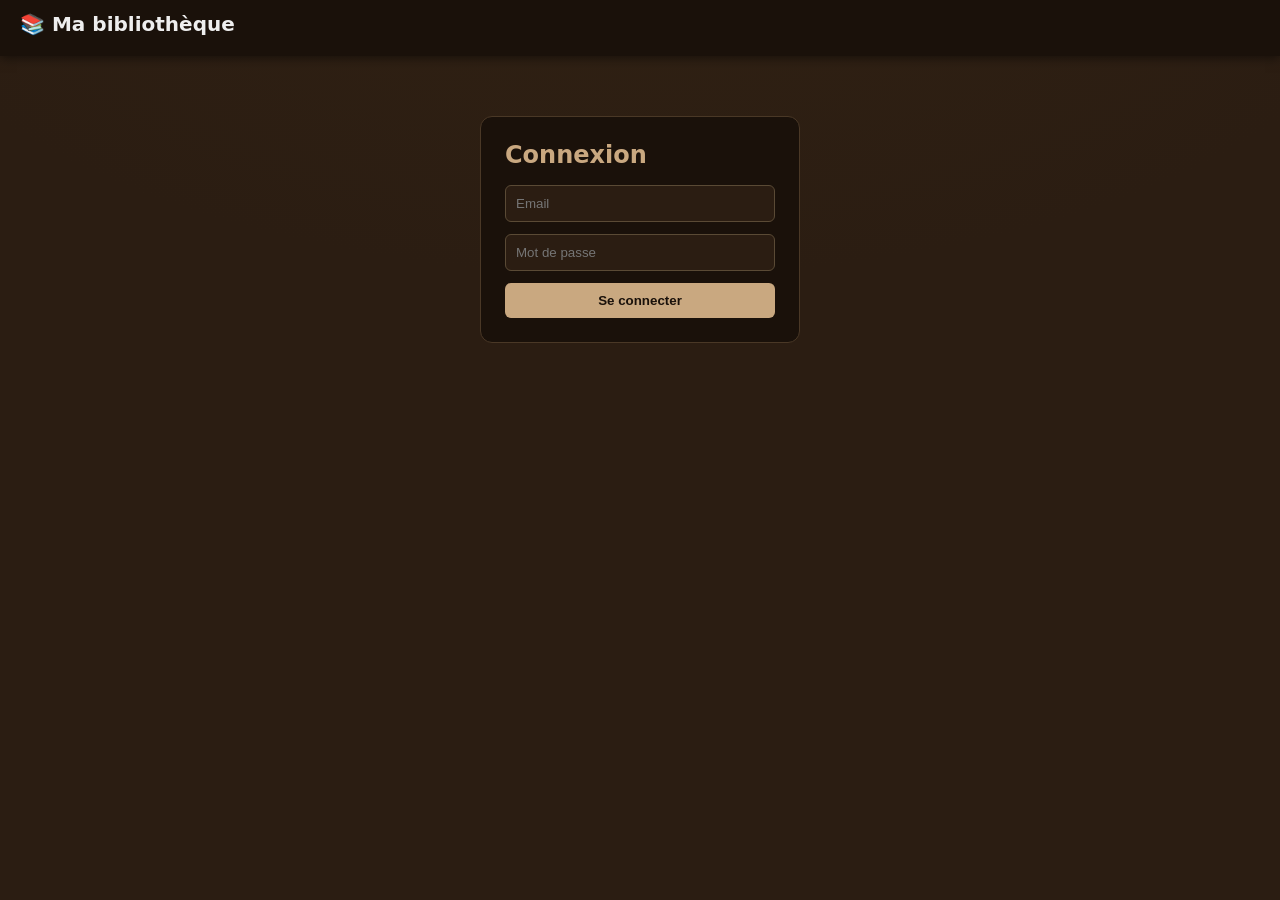
<file: web/index.html>
<!DOCTYPE html>
<html lang="fr">
<head>
  <meta charset="utf-8">
  <meta name="viewport" content="width=device-width, initial-scale=1">
  <meta name="referrer" content="no-referrer">
  <meta name="theme-color" content="#1a110a">
  <title>Ma bibliothèque</title>
  <link rel="manifest" href="./manifest.webmanifest">
  <link rel="stylesheet" href="./shelf.css">
</head>
<body>
  <header class="entete">
    <h1>📚 Ma bibliothèque</h1>
    <div class="controles" id="controles" hidden>
      <input id="recherche" type="search" placeholder="Rechercher titre, auteur, saga…">
      <div class="filtres">
        <button class="chip actif" data-statut="">Tous</button>
        <button class="chip" data-statut="non_lu">À lire</button>
        <button class="chip" data-statut="en_cours">En cours</button>
        <button class="chip" data-statut="lu">Lu</button>
      </div>
      <select id="regroupement" title="Grouper l'étagère par…">
        <option value="auteur">Par auteur</option>
        <option value="genre">Par genre</option>
        <option value="annee">Par année</option>
        <option value="note">Par note</option>
        <option value="statut">Par statut</option>
      </select>
      <button id="btn-ajouter">➕ Ajouter</button>
      <button id="btn-scan-pile" hidden>📷 Scanner une pile</button>
      <button id="btn-deconnexion">Déconnexion</button>
    </div>
  </header>

  <div id="bandeau-hors-ligne" class="bandeau-hors-ligne" hidden></div>

  <div id="barre-focus" class="barre-focus">
    <button id="btn-retour">← Retour</button>
    <span id="focus-nom"></span>
  </div>

  <main id="contenu">
    <form id="login" class="login">
      <h2>Connexion</h2>
      <input id="email" type="email" placeholder="Email" autocomplete="username" required>
      <input id="motdepasse" type="password" placeholder="Mot de passe" autocomplete="current-password" required>
      <button type="submit">Se connecter</button>
      <p id="login-erreur" class="login-erreur" hidden></p>
    </form>
    <div id="etagere" hidden></div>
  </main>

  <div id="modale-edition" class="modale cache">
    <form id="form-edition" class="form-edition">
      <header class="form-entete">
        <h2 id="form-titre-modale">Ajouter un livre</h2>
        <button type="button" id="btn-fermer-modale" class="btn-fermer" title="Fermer (Échap)">✕</button>
      </header>

      <div class="form-corps">
        <section class="bloc-isbn">
          <label for="f-isbn">ISBN <span class="indice">— scanne ou saisis pour pré-remplir</span></label>
          <div class="ligne-isbn">
            <input id="f-isbn" inputmode="numeric" autocomplete="off" placeholder="13 chiffres">
            <button type="button" id="btn-isbn" class="btn-isbn" title="Rechercher les infos du livre">🔍<span class="btn-texte"> Rechercher</span></button>
            <button type="button" id="btn-scan" class="btn-isbn" title="Scanner le code-barres" hidden>📷<span class="btn-texte"> Scanner</span></button>
          </div>
          <p id="isbn-statut" class="isbn-statut"></p>
        </section>

        <div class="champ">
          <label for="f-titre">Titre <span class="requis">*</span></label>
          <input id="f-titre" required autocomplete="off">
        </div>
        <div class="champ">
          <label for="f-auteur">Auteur <span class="requis">*</span></label>
          <input id="f-auteur" required autocomplete="off">
        </div>

        <div class="rangee-champs">
          <div class="champ">
            <label for="f-saga">Saga</label>
            <input id="f-saga" autocomplete="off">
          </div>
          <div class="champ petit">
            <label for="f-tome">Tome</label>
            <input id="f-tome" type="number" min="0" inputmode="numeric">
          </div>
        </div>

        <div class="rangee-champs">
          <div class="champ">
            <label for="f-statut">Statut de lecture</label>
            <select id="f-statut">
              <option value="non_lu">À lire</option>
              <option value="en_cours">En cours</option>
              <option value="lu">Lu</option>
            </select>
          </div>
          <div class="champ petit">
            <label for="f-annee">Année</label>
            <input id="f-annee" inputmode="numeric" autocomplete="off">
          </div>
        </div>

        <div class="rangee-champs">
          <div class="champ">
            <label for="f-genre">Genre</label>
            <select id="f-genre"><option value="">—</option></select><!-- options : GENRES (app.js) -->
          </div>
          <div class="champ petit">
            <label for="f-note">Note (0–5)</label>
            <input id="f-note" type="number" min="0" max="5" inputmode="numeric">
          </div>
        </div>

        <div class="champ cases">
          <label class="case"><input id="f-possede" type="checkbox"> Possédé</label>
          <label class="case"><input id="f-wishlist" type="checkbox"> Wishlist</label>
        </div>

        <div class="champ">
          <label for="f-commentaire">Commentaire</label>
          <textarea id="f-commentaire" rows="3" placeholder="Ton avis, une citation…"></textarea>
        </div>

        <p id="form-erreur" class="form-erreur" hidden></p>
      </div>

      <footer class="form-actions">
        <button type="button" id="btn-supprimer" class="btn-supprimer" hidden>🗑️ Supprimer</button>
        <span class="espace"></span>
        <button type="button" id="btn-annuler">Annuler</button>
        <button type="submit">Enregistrer</button>
      </footer>
    </form>
  </div>

  <div id="livre-ouvert" class="livre-ouvert cache"></div>

  <script src="./config.js"></script>
  <script src="./vendor/supabase.js"></script>
  <script src="./shelf.js"></script>
  <script src="./isbn.js"></script>
  <script type="module" src="./scan.js"></script>
  <script type="module" src="./app.js"></script>
</body>
</html>
</file>
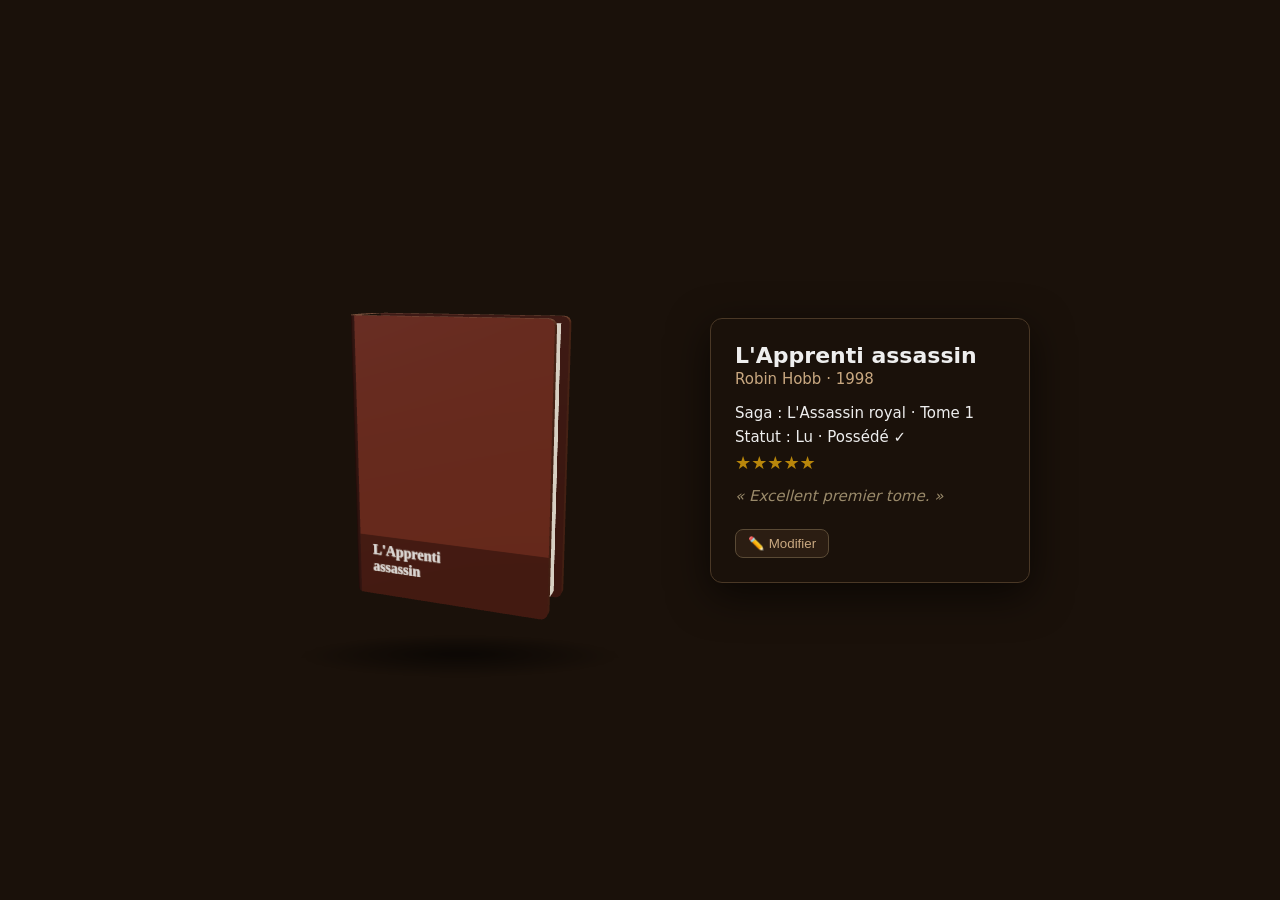
<file: web/dev_book3d.html>
<!DOCTYPE html>
<!-- Page d'essai du livre 3D (dev) : données factices, sans Supabase ni login.
     Usage : servir web/ puis ouvrir /dev_book3d.html (ou ?isbn=9780553573404 pour une vraie couverture). -->
<html lang="fr">
<head>
  <meta charset="utf-8">
  <title>Essai livre 3D</title>
  <link rel="stylesheet" href="./shelf.css">
  <style>body { margin: 0; } .livre-ouvert { background: #1a110a; }</style>
</head>
<body>
  <div id="livre-ouvert" class="livre-ouvert"></div>
  <script src="./config.js"></script><!-- SUPABASE_URL pour la fonction cover (F1) -->
  <script type="module">
    import { ouvrir } from './book3d.js';
    const overlay = document.getElementById('livre-ouvert');
    const zone = document.createElement('div');
    zone.className = 'zone-livre';
    overlay.appendChild(zone);
    // Carte d'infos factice (mêmes classes que shelf.js) pour tester la mise en page complète.
    const carte = document.createElement('div');
    carte.className = 'carte-infos';
    carte.innerHTML = '<h2>L\'Apprenti assassin</h2><p class="aut">Robin Hobb · 1998</p>'
      + '<p>Saga : L\'Assassin royal · Tome 1</p><p>Statut : Lu · Possédé ✓</p>'
      + '<p class="note">★★★★★</p><p class="com">« Excellent premier tome. »</p>'
      + '<button class="crayon">✏️ Modifier</button>';   // données factices locales (pas d'injection)
    overlay.appendChild(carte);
    // Sans ISBN : couverture générée (déterministe, pas de réseau). ?isbn=... pour tester la fonction cover.
    const isbn = new URLSearchParams(location.search).get('isbn') || '';
    ouvrir(zone, { titre: "L'Apprenti assassin", isbn, couleur: '#6e3b2c' });
  </script>
</body>
</html>
</file>
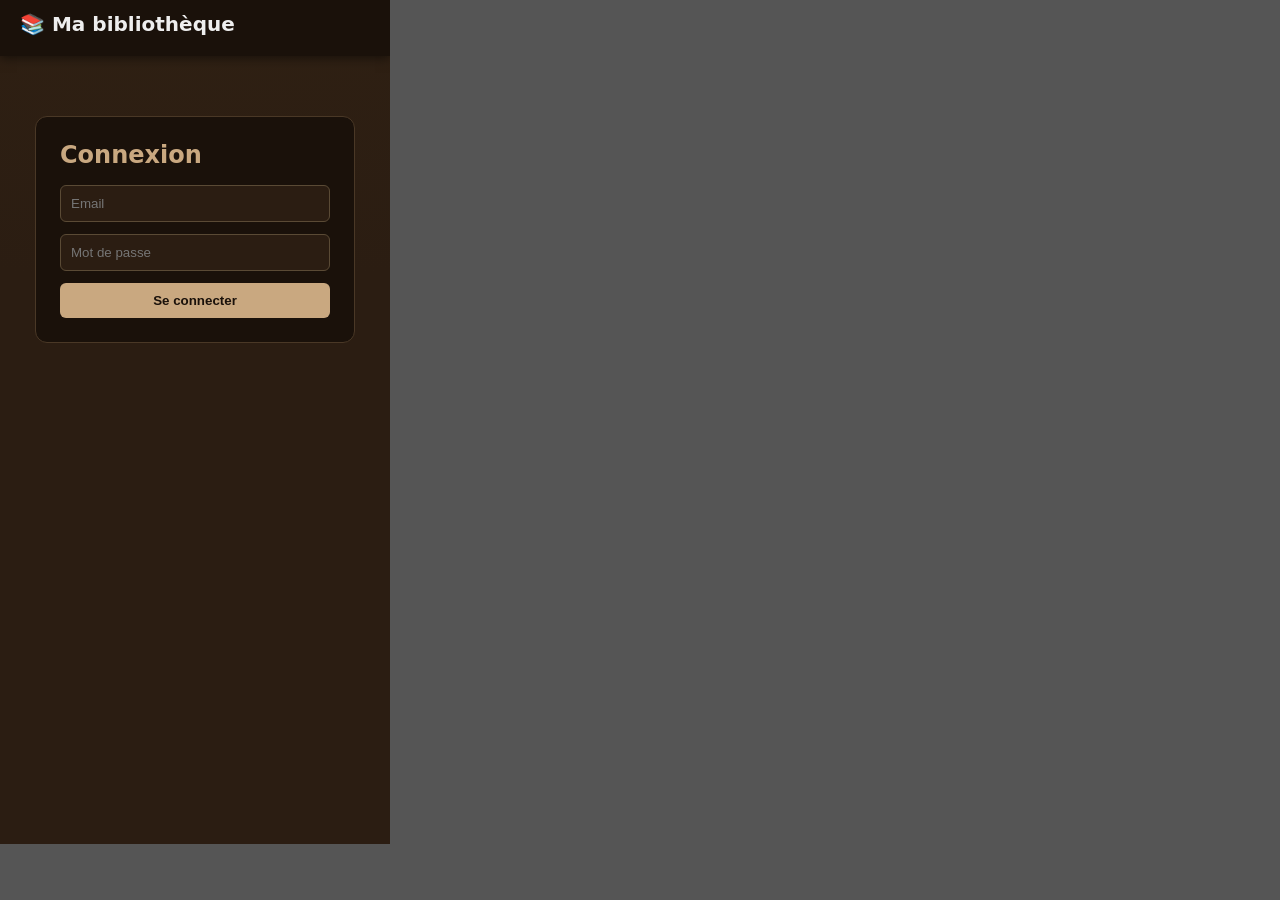
<file: web/dev_cadre.html>
<!DOCTYPE html>
<!-- Cadre d'essai générique (dev) : affiche une page locale dans une iframe de taille
     exacte — simulateur mobile fiable en headless (qui ignore --window-size étroit).
     Usage : dev_cadre.html?url=dev_book3d.html&w=390&h=844 -->
<html lang="fr">
<head>
  <meta charset="utf-8">
  <meta name="viewport" content="width=device-width, initial-scale=1">
  <title>Cadre d'essai</title>
  <style>html, body { margin: 0; background: #555; } iframe { border: 0; display: block; }</style>
</head>
<body>
  <iframe id="cadre"></iframe>
  <script>
    const p = new URLSearchParams(location.search);
    const url = p.get('url') || 'index.html';
    if (/^https?:|^\/\//.test(url)) throw new Error('pages locales uniquement');
    const c = document.getElementById('cadre');
    c.style.width = (p.get('w') || '390') + 'px';
    c.style.height = (p.get('h') || '844') + 'px';
    c.src = './' + url;
  </script>
</body>
</html>
</file>
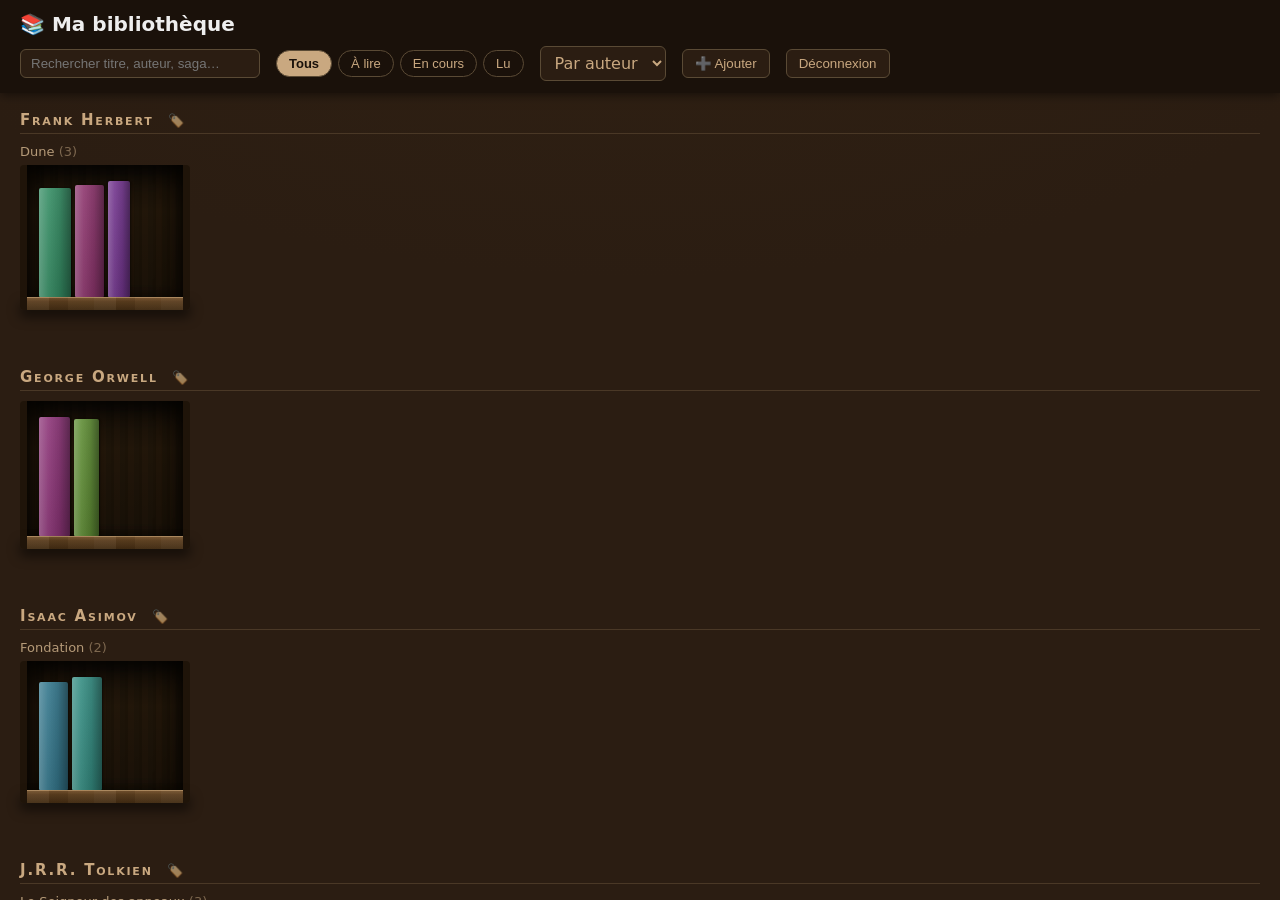
<file: web/dev_etagere.html>
<!DOCTYPE html>
<!-- Page d'essai de l'étagère (dev) : charge l'app en iframe, masque le login et
     construit l'étagère avec une fausse collection (sans Supabase).
     ?focus=1 simule la vue focalisée (niveau 1). Largeur mobile : via dev_cadre.html. -->
<html lang="fr">
<head>
  <meta charset="utf-8">
  <meta name="viewport" content="width=device-width, initial-scale=1">
  <title>Essai étagère</title>
  <style>html, body { margin: 0; height: 100%; } iframe { border: 0; width: 100%; height: 100%; }</style>
</head>
<body>
  <iframe id="cadre" src="./index.html"></iframe>
  <script>
    const FAUX = [];
    const ajouter = (titre, auteur, saga, tome) => FAUX.push({ id: FAUX.length + 1, titre, auteur, saga, tome, statut_lecture: 'lu', possede: true });
    ['L\'Apprenti assassin', 'L\'Assassin du roi', 'La Nef du crépuscule', 'Le Poison de la vengeance', 'La Voie magique', 'La Reine solitaire']
      .forEach((t, i) => ajouter(t, 'Robin Hobb', "L'Assassin royal", i + 1));
    ['Le Vaisseau magique', 'Le Navire aux esclaves', 'La Conquête de la liberté']
      .forEach((t, i) => ajouter(t, 'Robin Hobb', 'Les Aventuriers de la mer', i + 1));
    ['La Communauté de l\'anneau', 'Les Deux Tours', 'Le Retour du roi']
      .forEach((t, i) => ajouter(t, 'J.R.R. Tolkien', 'Le Seigneur des anneaux', i + 1));
    ajouter('Le Hobbit', 'J.R.R. Tolkien', null, null);
    ajouter('Le Silmarillion', 'J.R.R. Tolkien', null, null);
    ['Dune', 'Le Messie de Dune', 'Les Enfants de Dune'].forEach((t, i) => ajouter(t, 'Frank Herbert', 'Dune', i + 1));
    ajouter('Fondation', 'Isaac Asimov', 'Fondation', 1);
    ajouter('Fondation et Empire', 'Isaac Asimov', 'Fondation', 2);
    ajouter('1984', 'George Orwell', null, null);
    ajouter('La Ferme des animaux', 'George Orwell', null, null);

    // G1 : métadonnées par auteur (genre, années/notes plausibles) pour les regroupements.
    const META = {
      'Robin Hobb': ['Fantasy', 1995], 'J.R.R. Tolkien': ['Fantasy', 1954],
      'Frank Herbert': ['Science-fiction', 1965], 'Isaac Asimov': ['Science-fiction', 1951],
      'George Orwell': ['Classique', 1945],
    };
    FAUX.forEach((b, i) => {
      const m = META[b.auteur] || ['', null];
      b.genre = m[0];
      b.annee_publication = m[1] ? String(m[1] + (b.tome || 0)) : '';
      b.note = i % 4 === 0 ? null : (i % 5) + 1;
      b.statut_lecture = ['lu', 'en_cours', 'non_lu'][i % 3];
    });

    const params = new URLSearchParams(location.search);
    document.getElementById('cadre').addEventListener('load', (e) => {
      const w = e.target.contentWindow, d = e.target.contentDocument;
      setTimeout(() => {
        d.getElementById('login').hidden = true;
        d.getElementById('etagere').hidden = false;
        d.getElementById('controles').hidden = false;
        if (params.get('groupe')) d.getElementById('regroupement').value = params.get('groupe');
        w.construireEtagere(FAUX);
        if (params.get('focus')) w.basculerSaga(d.querySelector('.saga[data-saga="L\'Assassin royal"] .saga-nom'));
      }, 400);
    });
  </script>
</body>
</html>
</file>
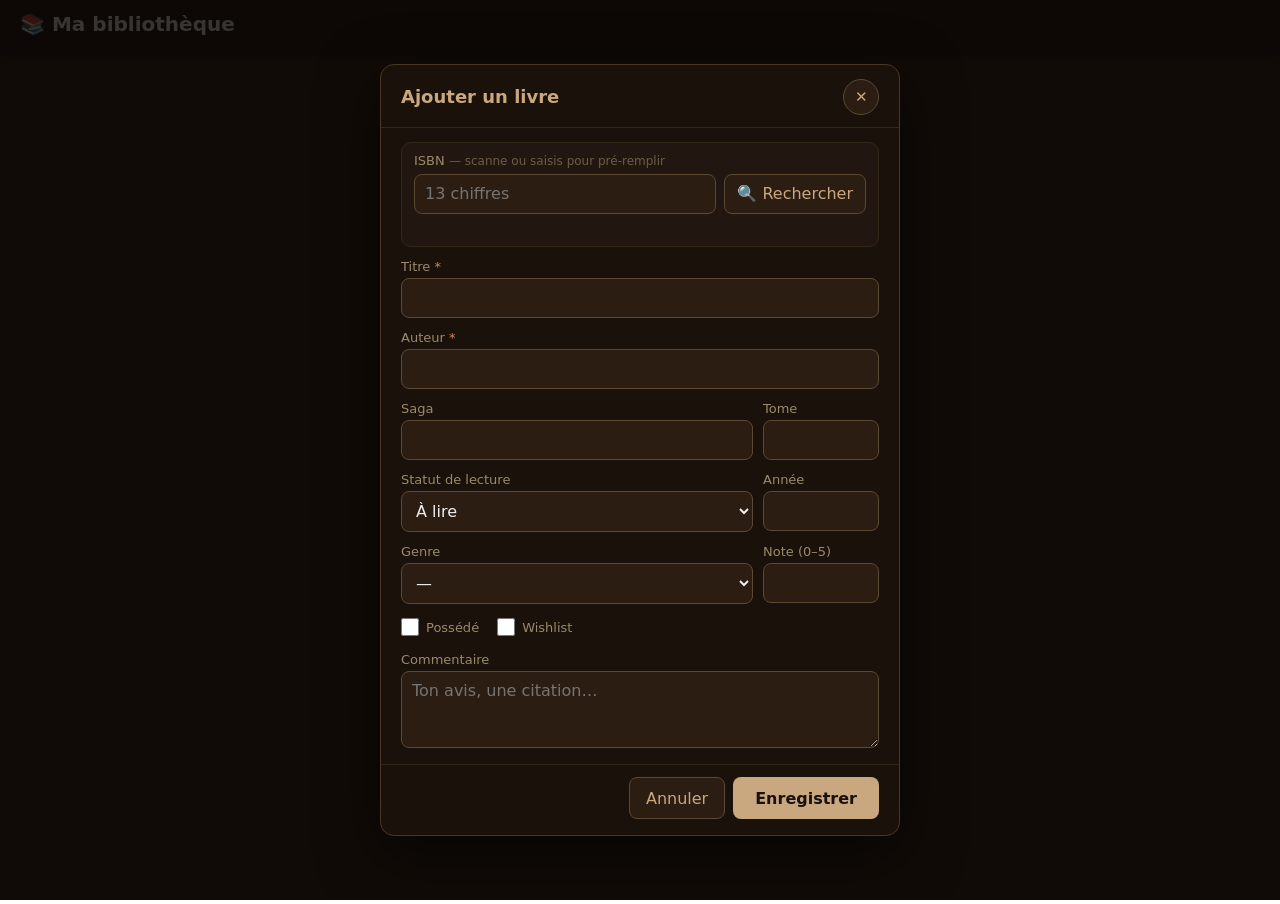
<file: web/dev_modale.html>
<!DOCTYPE html>
<!-- Page d'essai de la modale d'édition (dev) : charge l'app dans une iframe et force
     l'ouverture de la modale, sans login. ?scan=1 révèle le bouton 📷, ?edition=1 le mode
     modification (Supprimer visible, champs remplis). -->
<html lang="fr">
<head>
  <meta charset="utf-8">
  <meta name="viewport" content="width=device-width, initial-scale=1">
  <title>Essai modale</title>
  <style>html, body { margin: 0; height: 100%; } iframe { border: 0; width: 100%; height: 100%; }</style>
</head>
<body>
  <iframe id="cadre" src="./index.html"></iframe>
  <script>
    const params = new URLSearchParams(location.search);
    // ?w=390&h=844 : force la taille de l'iframe (simulateur mobile, fiable en headless).
    if (params.get('w')) {
      const c = document.getElementById('cadre');
      c.style.width = params.get('w') + 'px';
      c.style.height = (params.get('h') || '844') + 'px';
    }
    document.getElementById('cadre').addEventListener('load', (e) => {
      const d = e.target.contentDocument;
      setTimeout(() => {
        d.getElementById('modale-edition').classList.remove('cache');
        if (params.get('scan')) d.getElementById('btn-scan').hidden = false;
        if (params.get('edition')) {
          d.getElementById('form-titre-modale').textContent = 'Modifier le livre';
          d.getElementById('btn-supprimer').hidden = false;
          d.getElementById('f-titre').value = "L'Apprenti assassin";
          d.getElementById('f-auteur').value = 'Robin Hobb';
          d.getElementById('f-saga').value = "L'Assassin royal";
          d.getElementById('f-tome').value = '1';
          d.getElementById('f-isbn').value = '9782290424476';
          d.getElementById('f-annee').value = '1998';
          d.getElementById('f-note').value = '5';
          d.getElementById('f-possede').checked = true;
        }
      }, 300);
      // Debug visuel (?debug=1) : largeurs mesurées, lisibles dans une capture d'écran.
      if (params.get('debug')) setTimeout(() => {
        const f = d.querySelector('.form-edition').getBoundingClientRect();
        const div = document.createElement('div');
        div.style.cssText = 'position:fixed;top:0;left:0;z-index:99;background:#000;color:#0f0;font:bold 16px monospace;padding:4px;';
        div.textContent = `vp=${d.documentElement.clientWidth} form=${Math.round(f.width)} droite=${Math.round(f.right)}`;
        document.body.appendChild(div);
      }, 600);
    });
  </script>
</body>
</html>
</file>
<file: web/shelf.css>
:root {
  --bois: #3a2817;
  --bois-fonce: #2b1d12;
  --texte-tranche: #f0e6d2;
}
* { box-sizing: border-box; }
body {
  margin: 0; font-family: system-ui, "Segoe UI", sans-serif; color: #eee;
  background: radial-gradient(1100px 500px at 50% -8%, #38271565, transparent 70%), var(--bois-fonce);
  background-attachment: fixed;
}
.entete { position: sticky; top: 0; z-index: 10; background: #1a110a; padding: 12px 20px; box-shadow: 0 2px 10px rgba(0,0,0,.5); }
.entete h1 { margin: 0 0 8px; font-size: 20px; }
.entete nav a { color: #c9a880; text-decoration: none; margin-right: 16px; font-weight: 600; }
.entete nav a:hover { color: #fff; }
.controles { display: flex; gap: 16px; align-items: center; margin-top: 10px; flex-wrap: wrap; }
#recherche { padding: 6px 10px; border-radius: 6px; border: 1px solid #5a4a35; background: #2b1d12; color: #eee; min-width: 240px; }
#regroupement { padding: 6px 10px; border-radius: 6px; border: 1px solid #5a4a35; background: #2b1d12; color: #c9a880; font: inherit; cursor: pointer; }
.filtres { display: flex; gap: 6px; }
.chip { padding: 5px 12px; border-radius: 14px; border: 1px solid #5a4a35; background: transparent; color: #c9a880; cursor: pointer; font-size: 13px; }
.chip.actif { background: #c9a880; color: #1a110a; font-weight: 600; }

/* ---------- Niveau 0 : étagère réaliste (E2) — casier bois + tranches variées ---------- */
.auteur { padding: 18px 20px; }
.auteur-nom {
  color: #c9a880; font-size: 15px; font-variant: small-caps; letter-spacing: .12em;
  margin: 0 0 10px; border-bottom: 1px solid #4a3826; padding-bottom: 4px;
}
/* G2 : attribution groupée du genre par auteur */
.btn-genre-auteur { margin-left: 8px; background: transparent; border: none; cursor: pointer; font-size: 13px; opacity: .55; }
.btn-genre-auteur:hover { opacity: 1; }
.select-genre-auteur {
  margin-left: 8px; padding: 2px 6px; font-size: 13px; font-variant: normal; letter-spacing: normal;
  border-radius: 6px; border: 1px solid #5a4a35; background: #2b1d12; color: #eee;
}
.saga { margin-bottom: 22px; }
.saga-nom { color: #b59a78; font-size: 13px; cursor: pointer; user-select: none; margin-bottom: 6px; }
.saga-nom:hover { color: #fff; }
.saga-compte { opacity: .6; }

/* Casier : un petit meuble par saga, qui épouse la largeur de son contenu. */
.casier { width: fit-content; min-width: 170px; max-width: 100%; }

/* Fond de caisson sombre (veinage vertical) entre deux montants. */
.rangee {
  display: flex; align-items: flex-end; gap: 4px;
  padding: 16px 12px 0;
  overflow-x: auto;
  background:
    linear-gradient(rgba(0,0,0,.55), rgba(0,0,0,.22) 35%, rgba(0,0,0,.40)),
    repeating-linear-gradient(90deg, #241809 0 3px, #2b1c0c 3px 9px, #261a0b 9px 14px);
  border-left: 7px solid #1f1409; border-right: 7px solid #1f1409;
  border-radius: 4px 4px 0 0;
  box-shadow:
    inset 0 12px 18px rgba(0,0,0,.55),
    inset 10px 0 16px rgba(0,0,0,.35),
    inset -10px 0 16px rgba(0,0,0,.35);
}

/* Planche : chant éclairé en haut, veinage horizontal, ombre portée vers le casier suivant. */
.planche {
  height: 13px;
  border-left: 7px solid #1f1409; border-right: 7px solid #1f1409;
  border-radius: 0 0 4px 4px;
  background:
    repeating-linear-gradient(90deg, rgba(255,255,255,.045) 0 22px, rgba(0,0,0,.06) 22px 41px, rgba(255,255,255,.02) 41px 67px),
    linear-gradient(#7a5630, #5a3d1e 35%, #412b12);
  box-shadow: 0 7px 12px rgba(0,0,0,.55), inset 0 1px 0 rgba(255,221,170,.35);
}

/* Tranche : taille/penchant propres au livre (--h/--l/--rot posés par app.js),
   reflet de courbure par-dessus la couleur, ombre de contact sur la planche. */
.livre {
  flex: 0 0 auto;
  width: var(--l, 26px); height: var(--h, 120px);
  background:
    linear-gradient(90deg, rgba(255,255,255,.22), rgba(255,255,255,.05) 30%, rgba(0,0,0,.10) 65%, rgba(0,0,0,.38)),
    linear-gradient(rgba(255,255,255,.06), rgba(0,0,0,.10)),
    var(--c, #555);
  border-radius: 2px 2px 1px 1px;
  box-shadow: 1px 0 2px rgba(0,0,0,.4), 0 4px 5px -2px rgba(0,0,0,.55);
  transform: rotate(var(--rot, 0deg));
  transform-origin: 50% 100%;
  cursor: pointer;
  display: flex; align-items: center; justify-content: center;
  transition: height .25s, width .25s, transform .2s, box-shadow .2s;
}
/* Survol : le livre se sort de l'étagère (composé avec son inclinaison). */
.livre:hover {
  transform: rotate(var(--rot, 0deg)) translateY(-9px);
  box-shadow: 1px 0 2px rgba(0,0,0,.4), 0 14px 16px -4px rgba(0,0,0,.6);
}
.tranche-titre { writing-mode: vertical-rl; transform: rotate(180deg); font-size: 10px; color: var(--texte-tranche); white-space: nowrap; overflow: hidden; text-overflow: ellipsis; max-height: 110px; padding: 4px 0; }
.livre.masque { display: none; }
.tranche-titre { display: none; }

/* ---------- Niveau 1 : vue focalisée ---------- */
.barre-focus { display: none; align-items: center; gap: 14px; background: #1a110a; padding: 10px 20px; box-shadow: 0 2px 10px rgba(0,0,0,.5); }
body.mode-focus .barre-focus { display: flex; }
#btn-retour { background: #2b1d12; border: 1px solid #5a4a35; color: #c9a880; border-radius: 6px; padding: 6px 12px; cursor: pointer; }
#btn-retour:hover { color: #fff; }
#focus-nom { color: #c9a880; font-weight: 600; font-size: 16px; }
body.mode-focus .auteur { display: none; }
body.mode-focus .auteur.auteur-focus { display: block; }
body.mode-focus .auteur.auteur-focus .auteur-nom { display: none; }
body.mode-focus .auteur.auteur-focus .saga { display: none; }
body.mode-focus .auteur.auteur-focus .saga.focalisee { display: block; }
body.mode-focus .auteur.auteur-focus .saga.focalisee .saga-nom { display: none; }
body.mode-focus .saga.focalisee .casier { width: 100%; }
body.mode-focus .saga.focalisee .rangee { justify-content: center; min-height: 280px; }
/* Inclinaison neutralisée (transform, car --rot inline gagnerait sur une variable CSS). */
body.mode-focus .saga.focalisee .livre { width: 60px; height: 240px; transform: rotate(0deg); }
body.mode-focus .saga.focalisee .livre:hover { transform: rotate(0deg) translateY(-9px); }
body.mode-focus .saga.focalisee .tranche-titre { display: block; font-size: 13px; max-height: 220px; }

/* Transition douce niveau 0 -> 1 (E2) */
@keyframes apparition-focus {
  from { opacity: 0; transform: translateY(12px) scale(.985); }
  to { opacity: 1; transform: none; }
}
body.mode-focus .auteur.auteur-focus .saga.focalisee { animation: apparition-focus .28s ease-out; }
body.mode-focus .barre-focus { animation: apparition-focus .28s ease-out; }

/* ---------- Niveau 2 : détail du livre (3D fermé + infos) ---------- */
.livre-ouvert {
  position: fixed; inset: 0; z-index: 50;
  background: rgba(10,7,4,.80);
  display: flex; align-items: center; justify-content: center; gap: 40px; flex-wrap: wrap; padding: 24px;
  overflow-y: auto;   /* filet de sécurité : rien n'est jamais inatteignable */
}
.livre-ouvert.cache { display: none; }
.zone-livre { width: min(46vw, 420px); height: min(70vh, 560px); display: flex; align-items: center; justify-content: center; }
.zone-livre canvas { width: 100%; height: 100%; cursor: grab; touch-action: none; }
.zone-livre canvas:active { cursor: grabbing; }
.couv-2d { width: 240px; height: 340px; border-radius: 4px; background-size: cover; background-position: center; box-shadow: 0 12px 32px rgba(0,0,0,.6); display: flex; align-items: flex-end; padding: 10px; color: #fff; font-weight: bold; overflow: hidden; }
.carte-infos { width: 320px; max-width: 100%; box-sizing: border-box; background: #1a110a; color: #eee; border-radius: 12px; padding: 24px; box-shadow: 0 12px 40px rgba(0,0,0,.6); border: 1px solid #4a3826; }
.carte-infos h2 { margin: 0 0 2px; font-size: 22px; }
.carte-infos .aut { color: #c9a880; margin: 0 0 16px; }
.carte-infos p { margin: 6px 0; font-size: 15px; }
.carte-infos .note { color: #b8860b; font-size: 18px; }
.carte-infos .com { font-style: italic; color: #9a8a6a; margin-top: 14px; }
.carte-infos .crayon { margin-top: 18px; background: #2b1d12; border: 1px solid #5a4a35; color: #c9a880; border-radius: 8px; padding: 6px 12px; cursor: pointer; }

/* Mobile : colonne (livre au-dessus, carte dessous), canvas large, tout tient à l'écran.
   La caméra (book3d.js) s'adapte au ratio du canvas : aucune rotation ne sort du cadre. */
@media (max-width: 700px) {
  .livre-ouvert { flex-direction: column; flex-wrap: nowrap; justify-content: flex-start; gap: 12px; padding: 3vh 16px 20px; padding-top: 3dvh; }
  .zone-livre { width: min(88vw, 360px); height: 48vh; height: min(48dvh, 430px); flex-shrink: 0; }
  .carte-infos { width: min(92vw, 380px); padding: 16px 18px; }
  .carte-infos h2 { font-size: 19px; }
  .carte-infos .aut { margin-bottom: 10px; }
}

.vide { padding: 40px; text-align: center; color: #b59a78; }

/* ---------- Login + en-tête connecté ---------- */
[hidden] { display: none !important; }
.login { max-width: 320px; margin: 60px auto; display: flex; flex-direction: column; gap: 12px; background: #1a110a; padding: 24px; border-radius: 12px; border: 1px solid #4a3826; }
.login h2 { margin: 0 0 4px; color: #c9a880; }
.login input { padding: 10px; border-radius: 6px; border: 1px solid #5a4a35; background: #2b1d12; color: #eee; }
.login button { padding: 10px; border-radius: 6px; border: none; background: #c9a880; color: #1a110a; font-weight: 600; cursor: pointer; }
.login-erreur { color: #ff6b6b; margin: 0; }
#btn-deconnexion { background: #2b1d12; border: 1px solid #5a4a35; color: #c9a880; border-radius: 6px; padding: 6px 12px; cursor: pointer; }

/* ---------- Bandeau hors-ligne (PWA) ---------- */
.bandeau-hors-ligne { background: #5a3a1a; color: #f0d9ff; text-align: center; padding: 6px 12px; font-size: 14px; }

/* ---------- Modale d'édition (C1) ---------- */
#btn-ajouter { background: #2b1d12; border: 1px solid #5a4a35; color: #c9a880; border-radius: 6px; padding: 6px 12px; cursor: pointer; }
.modale { position: fixed; inset: 0; z-index: 60; background: rgba(10,7,4,.8); display: flex; align-items: center; justify-content: center; padding: 20px; }
.modale.cache { display: none; }

/* Carte : en-tête et pied FIXES, seul le corps défile -> Enregistrer toujours visible. */
.form-edition {
  width: min(520px, 100%);
  max-height: 92vh; max-height: 92dvh;
  display: flex; flex-direction: column;
  background: #1a110a; border: 1px solid #4a3826; border-radius: 14px;
  overflow: hidden;
  box-shadow: 0 18px 60px rgba(0,0,0,.6);
}
.form-entete { display: flex; align-items: center; justify-content: space-between; gap: 12px; padding: 14px 20px 12px; border-bottom: 1px solid #33271a; }
.form-edition h2 { margin: 0; color: #c9a880; font-size: 18px; }
.btn-fermer { width: 36px; height: 36px; flex-shrink: 0; border-radius: 50%; border: 1px solid #5a4a35; background: #2b1d12; color: #c9a880; font-size: 15px; cursor: pointer; }
.btn-fermer:hover { background: #3a2a1f; }

.form-corps { padding: 14px 20px 16px; overflow-y: auto; display: flex; flex-direction: column; gap: 12px; }

/* Champs : label visible AU-DESSUS (les placeholders disparaissent à la saisie). */
.champ { display: flex; flex-direction: column; gap: 4px; flex: 1; min-width: 0; }
.champ > label { color: #9a8a6a; font-size: 13px; }
.champ.petit { flex: 0 0 116px; }
.requis { color: #d98c5f; }
.indice { color: #6e5d45; font-size: 12px; }
.rangee-champs { display: flex; gap: 10px; }

.form-edition input, .form-edition select, .form-edition textarea {
  width: 100%; box-sizing: border-box; min-height: 40px;
  padding: 9px 10px; border-radius: 8px; border: 1px solid #5a4a35;
  background: #2b1d12; color: #eee; font: inherit;
}
.form-edition input:focus, .form-edition select:focus, .form-edition textarea:focus {
  outline: none; border-color: #c9a880;
}
.form-edition textarea { min-height: 64px; resize: vertical; }
.form-edition input[type=checkbox] { width: 18px; height: 18px; min-height: 0; accent-color: #c9a880; margin: 0; }

.champ.cases { flex-direction: row; align-items: center; gap: 18px; padding: 2px 0 4px; }
.case { display: flex; align-items: center; gap: 7px; color: #eee; font-size: 14px; cursor: pointer; }

.form-erreur { color: #ff6b6b; margin: 0; }

/* Pied d'actions : Enregistrer (primaire) à droite, Supprimer (danger) isolé à gauche. */
.form-actions { display: flex; gap: 8px; align-items: center; padding: 12px 20px 16px; border-top: 1px solid #33271a; }
.form-actions .espace { flex: 1; }
.form-actions button { min-height: 42px; padding: 9px 16px; border-radius: 8px; border: none; cursor: pointer; font: inherit; white-space: nowrap; }
.form-actions button[type=submit] { background: #c9a880; color: #1a110a; font-weight: 600; padding: 9px 22px; }
.form-actions button[type=submit]:hover { background: #dabb95; }
.form-actions .btn-supprimer { background: transparent; color: #d96b6b; border: 1px solid #7a2a2a; }
.form-actions .btn-supprimer:hover { background: #7a2a2a; color: #fff; }
#btn-annuler { background: #2b1d12; color: #c9a880; border: 1px solid #5a4a35; }
#btn-annuler:hover { background: #3a2a1f; }

/* C2/D — bloc ISBN en tête : scanner ou saisir pour pré-remplir. */
.bloc-isbn { display: flex; flex-direction: column; gap: 6px; background: #221710; border: 1px solid #33271a; border-radius: 10px; padding: 10px 12px; }
.bloc-isbn > label { color: #9a8a6a; font-size: 13px; }
.ligne-isbn { display: flex; gap: 8px; }
.ligne-isbn #f-isbn { flex: 1; min-width: 0; }
.btn-isbn {
  flex-shrink: 0; white-space: nowrap; min-height: 40px; min-width: 44px;
  cursor: pointer; border: 1px solid #5a4a35; border-radius: 8px;
  background: #2b1d12; color: #c9a880; padding: 0 12px; font: inherit;
}
.btn-isbn:hover { background: #3a2a1f; }
.isbn-statut { margin: 0; min-height: 1.2em; font-size: 0.85em; color: #9a8a6a; }

/* Mobile : bottom sheet, boutons ISBN en icônes seules (cible 44px). */
@media (max-width: 540px) {
  .modale { padding: 0; align-items: flex-end; }
  .form-edition { width: 100%; max-height: 94vh; max-height: 94dvh; border-radius: 16px 16px 0 0; border-left: none; border-right: none; border-bottom: none; }
  .btn-texte { display: none; }
  .btn-isbn { width: 44px; padding: 0; }
  .champ.petit { flex-basis: 96px; }
}

/* --- Scan caméra (D) --- */
.scan-overlay { position: fixed; inset: 0; background: #000; z-index: 60; }
.scan-video { width: 100%; height: 100%; object-fit: cover; }
.scan-visee {
  position: absolute; left: 50%; top: 45%; transform: translate(-50%, -50%);
  width: min(72vw, 420px); height: 130px; border: 2px solid rgba(255,255,255,.85);
  border-radius: 10px; box-shadow: 0 0 0 100vmax rgba(0,0,0,.35); pointer-events: none;
}
.scan-fermer {
  position: absolute; top: 14px; right: 14px; width: 44px; height: 44px;
  border-radius: 50%; border: 1px solid #5a4a35; background: #2b1d12; color: #c9a880;
  font-size: 20px; cursor: pointer;
}
.scan-toasts { position: absolute; left: 12px; right: 12px; bottom: 16px; display: flex; flex-direction: column; gap: 6px; }
.scan-toast { margin: 0; padding: 8px 12px; border-radius: 8px; background: rgba(43,29,18,.92); color: #eee; border: 1px solid #5a4a35; }
.scan-toast.ok { border-color: #4a7a4a; }
.scan-toast.erreur { border-color: #8a4a3a; }
</file>
